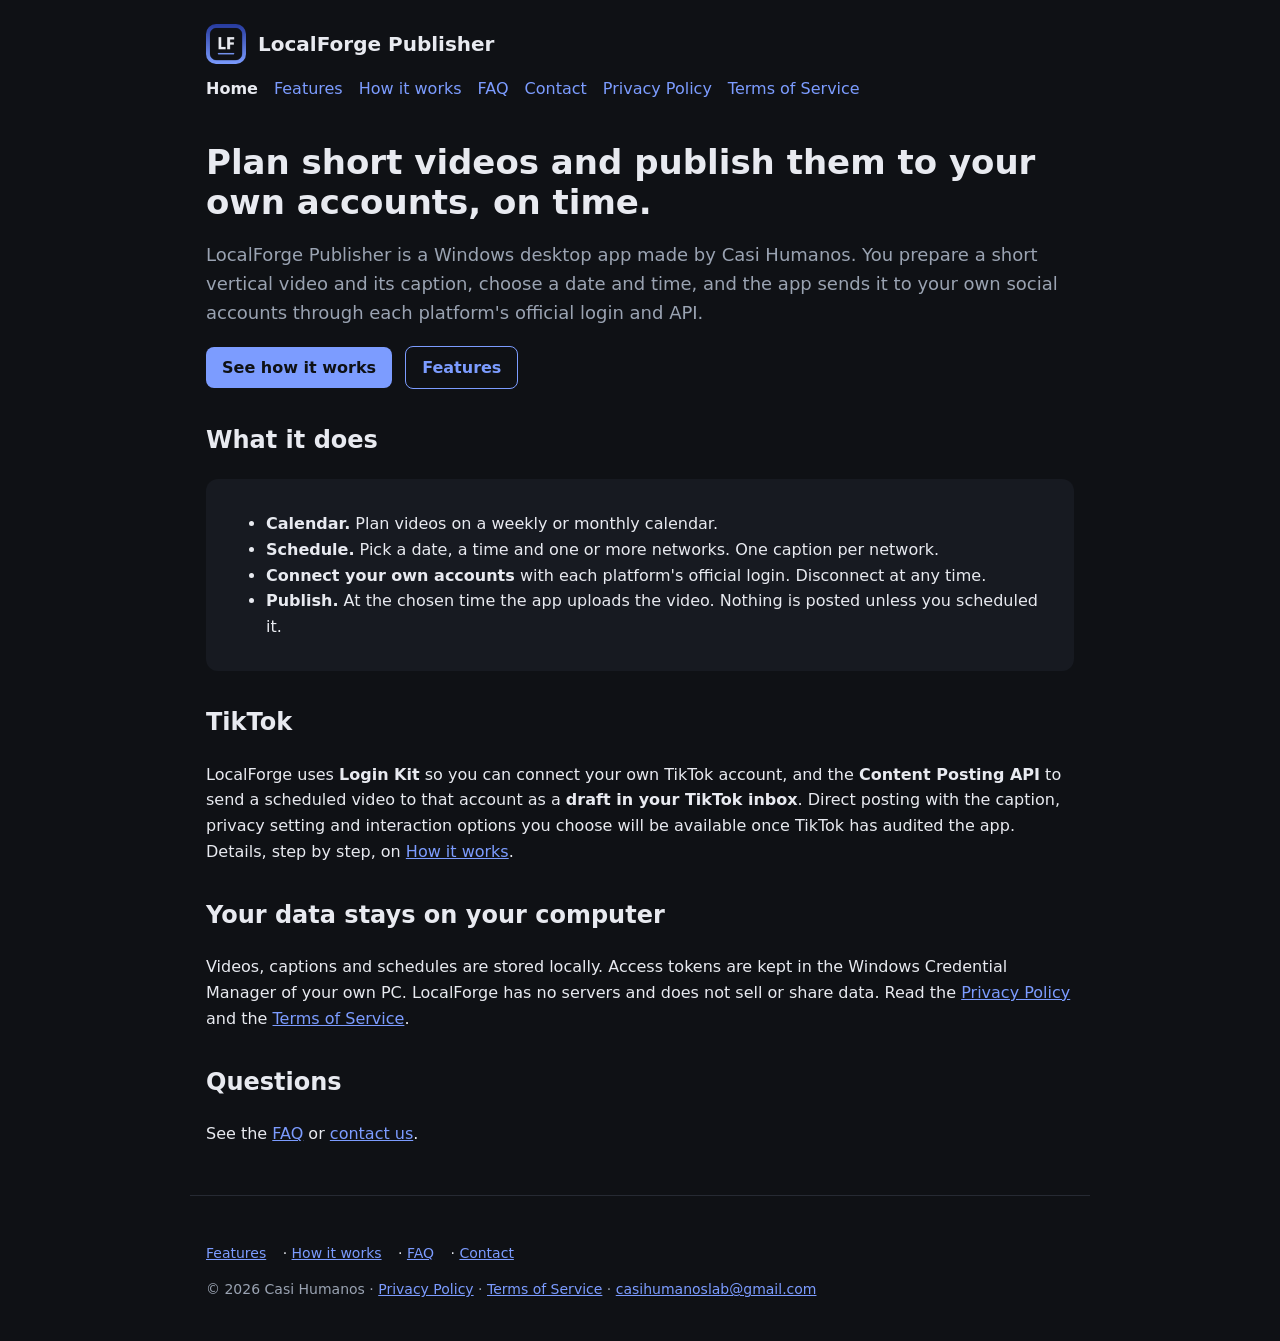
<file: index.html>
<!doctype html>
<html lang="en">
<head>
<meta charset="utf-8">
<meta name="viewport" content="width=device-width, initial-scale=1">
<title>LocalForge Publisher</title>
<meta name="description" content="LocalForge Publisher is a Windows desktop app by Casi Humanos to plan short vertical videos and publish them, at the time you choose, to your own TikTok, YouTube, Instagram and LinkedIn accounts.">
<link rel="icon" href="icon.png">
<link rel="stylesheet" href="style.css">
</head>
<body>
<header>
  <a class="brand" href="./"><img src="icon.png" alt="">LocalForge Publisher</a>
  <nav aria-label="Main"><a href="index.html" aria-current="page">Home</a><a href="features.html">Features</a><a href="how-it-works.html">How it works</a><a href="faq.html">FAQ</a><a href="contact.html">Contact</a><a href="privacy.html">Privacy Policy</a><a href="terms.html">Terms of Service</a></nav>
</header>
<main>
  <h1>Plan short videos and publish them to your own accounts, on time.</h1>
  <p class="lead">LocalForge Publisher is a Windows desktop app made by Casi Humanos. You prepare a short vertical video and its caption, choose a date and time, and the app sends it to your own social accounts through each platform's official login and API.</p>
  <p><a class="btn" href="how-it-works.html">See how it works</a> <a class="btn alt" href="features.html">Features</a></p>

  <h2>What it does</h2>
  <div class="card">
    <ul>
      <li><strong>Calendar.</strong> Plan videos on a weekly or monthly calendar.</li>
      <li><strong>Schedule.</strong> Pick a date, a time and one or more networks. One caption per network.</li>
      <li><strong>Connect your own accounts</strong> with each platform's official login. Disconnect at any time.</li>
      <li><strong>Publish.</strong> At the chosen time the app uploads the video. Nothing is posted unless you scheduled it.</li>
    </ul>
  </div>

  <h2>TikTok</h2>
  <p>LocalForge uses <strong>Login Kit</strong> so you can connect your own TikTok account, and the <strong>Content Posting API</strong> to send a scheduled video to that account as a <strong>draft in your TikTok inbox</strong>. Direct posting with the caption, privacy setting and interaction options you choose will be available once TikTok has audited the app. Details, step by step, on <a href="how-it-works.html">How it works</a>.</p>

  <h2>Your data stays on your computer</h2>
  <p>Videos, captions and schedules are stored locally. Access tokens are kept in the Windows Credential Manager of your own PC. LocalForge has no servers and does not sell or share data. Read the <a href="privacy.html">Privacy Policy</a> and the <a href="terms.html">Terms of Service</a>.</p>

  <h2>Questions</h2>
  <p>See the <a href="faq.html">FAQ</a> or <a href="contact.html">contact us</a>.</p>
</main>
<footer>
  <p class="fnav"><a href="features.html">Features</a> · <a href="how-it-works.html">How it works</a> · <a href="faq.html">FAQ</a> · <a href="contact.html">Contact</a></p>
  © 2026 Casi Humanos · <a href="privacy.html">Privacy Policy</a> · <a href="terms.html">Terms of Service</a> · <a href="mailto:casihumanoslab@gmail.com">casihumanoslab@gmail.com</a>
</footer>
</body>
</html>
</file>
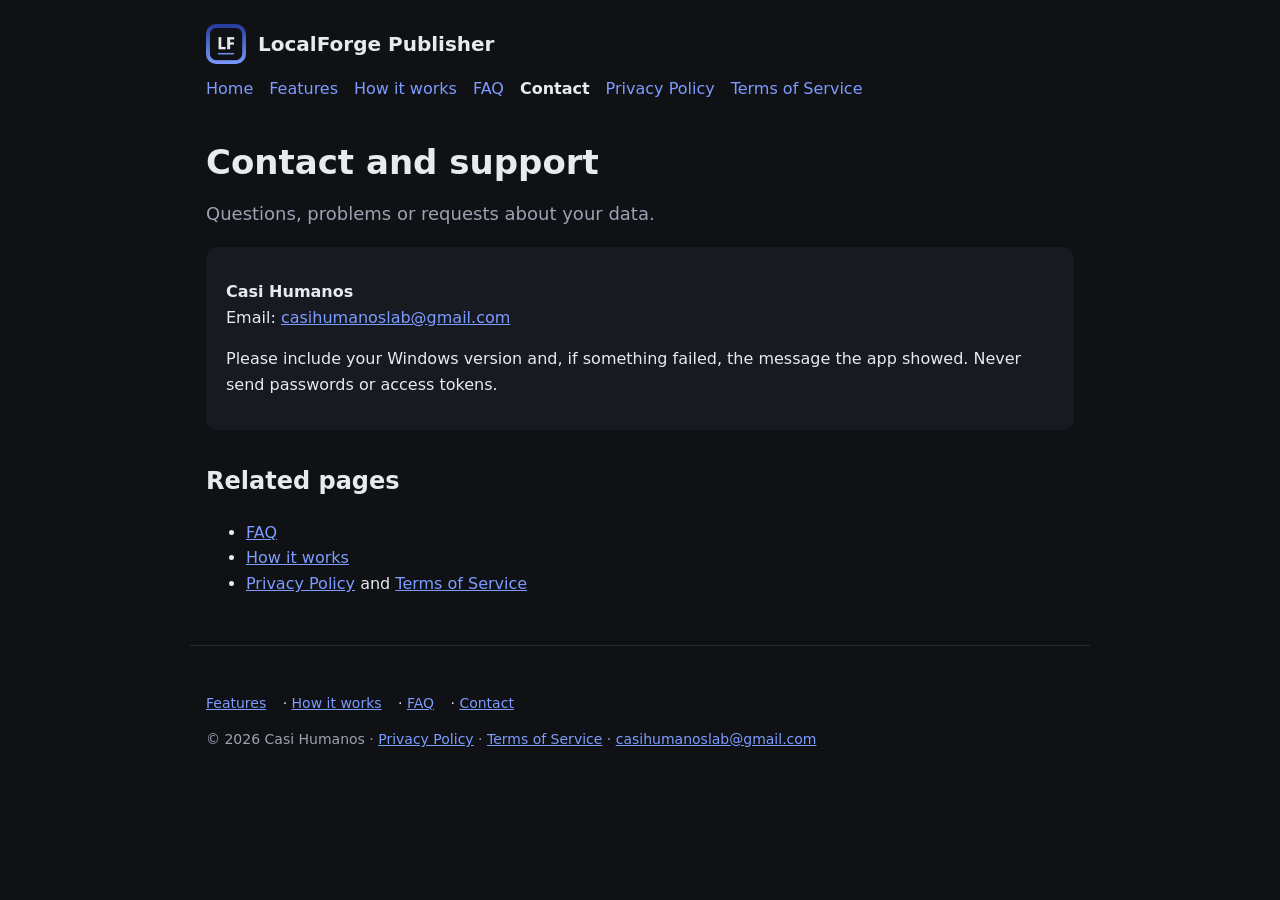
<file: contact.html>
<!doctype html>
<html lang="en">
<head>
<meta charset="utf-8">
<meta name="viewport" content="width=device-width, initial-scale=1">
<title>Contact and support · LocalForge Publisher</title>
<meta name="description" content="Contact and support for LocalForge Publisher by Casi Humanos.">
<link rel="icon" href="icon.png">
<link rel="stylesheet" href="style.css">
</head>
<body>
<header>
  <a class="brand" href="./"><img src="icon.png" alt="">LocalForge Publisher</a>
  <nav aria-label="Main"><a href="index.html">Home</a><a href="features.html">Features</a><a href="how-it-works.html">How it works</a><a href="faq.html">FAQ</a><a href="contact.html" aria-current="page">Contact</a><a href="privacy.html">Privacy Policy</a><a href="terms.html">Terms of Service</a></nav>
</header>
<main>
  <h1>Contact and support</h1>
  <p class="lead">Questions, problems or requests about your data.</p>
  <div class="card">
    <p><strong>Casi Humanos</strong><br>Email: <a href="mailto:casihumanoslab@gmail.com">casihumanoslab@gmail.com</a></p>
    <p>Please include your Windows version and, if something failed, the message the app showed. Never send passwords or access tokens.</p>
  </div>
  <h2>Related pages</h2>
  <ul>
    <li><a href="faq.html">FAQ</a></li>
    <li><a href="how-it-works.html">How it works</a></li>
    <li><a href="privacy.html">Privacy Policy</a> and <a href="terms.html">Terms of Service</a></li>
  </ul>
</main>
<footer>
  <p class="fnav"><a href="features.html">Features</a> · <a href="how-it-works.html">How it works</a> · <a href="faq.html">FAQ</a> · <a href="contact.html">Contact</a></p>
  © 2026 Casi Humanos · <a href="privacy.html">Privacy Policy</a> · <a href="terms.html">Terms of Service</a> · <a href="mailto:casihumanoslab@gmail.com">casihumanoslab@gmail.com</a>
</footer>
</body>
</html>
</file>
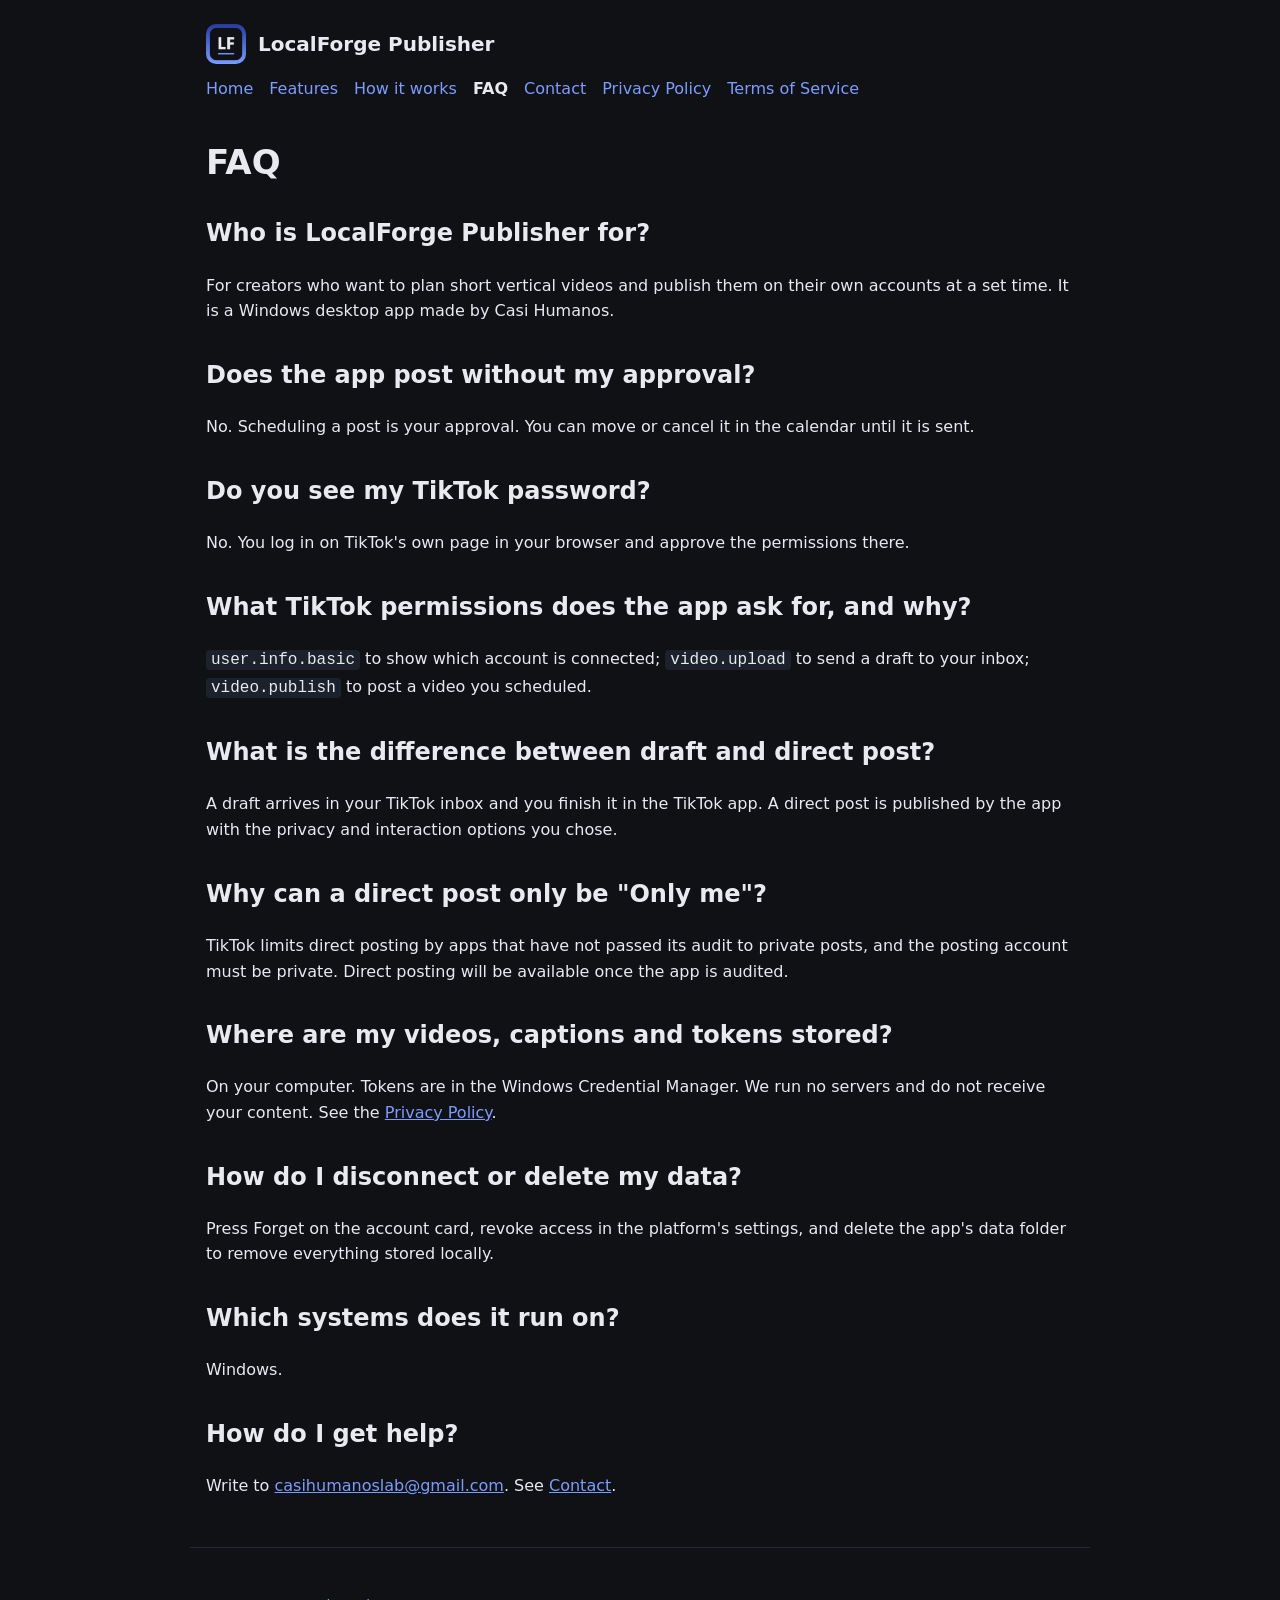
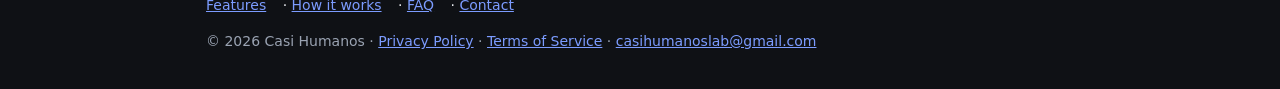
<file: faq.html>
<!doctype html>
<html lang="en">
<head>
<meta charset="utf-8">
<meta name="viewport" content="width=device-width, initial-scale=1">
<title>FAQ · LocalForge Publisher</title>
<meta name="description" content="Answers about LocalForge Publisher: accounts, TikTok permissions, privacy and support.">
<link rel="icon" href="icon.png">
<link rel="stylesheet" href="style.css">
</head>
<body>
<header>
  <a class="brand" href="./"><img src="icon.png" alt="">LocalForge Publisher</a>
  <nav aria-label="Main"><a href="index.html">Home</a><a href="features.html">Features</a><a href="how-it-works.html">How it works</a><a href="faq.html" aria-current="page">FAQ</a><a href="contact.html">Contact</a><a href="privacy.html">Privacy Policy</a><a href="terms.html">Terms of Service</a></nav>
</header>
<main>
  <h1>FAQ</h1>

  <h2>Who is LocalForge Publisher for?</h2>
  <p>For creators who want to plan short vertical videos and publish them on their own accounts at a set time. It is a Windows desktop app made by Casi Humanos.</p>

  <h2>Does the app post without my approval?</h2>
  <p>No. Scheduling a post is your approval. You can move or cancel it in the calendar until it is sent.</p>

  <h2>Do you see my TikTok password?</h2>
  <p>No. You log in on TikTok's own page in your browser and approve the permissions there.</p>

  <h2>What TikTok permissions does the app ask for, and why?</h2>
  <p><code>user.info.basic</code> to show which account is connected; <code>video.upload</code> to send a draft to your inbox; <code>video.publish</code> to post a video you scheduled.</p>

  <h2>What is the difference between draft and direct post?</h2>
  <p>A draft arrives in your TikTok inbox and you finish it in the TikTok app. A direct post is published by the app with the privacy and interaction options you chose.</p>

  <h2>Why can a direct post only be "Only me"?</h2>
  <p>TikTok limits direct posting by apps that have not passed its audit to private posts, and the posting account must be private. Direct posting will be available once the app is audited.</p>

  <h2>Where are my videos, captions and tokens stored?</h2>
  <p>On your computer. Tokens are in the Windows Credential Manager. We run no servers and do not receive your content. See the <a href="privacy.html">Privacy Policy</a>.</p>

  <h2>How do I disconnect or delete my data?</h2>
  <p>Press Forget on the account card, revoke access in the platform's settings, and delete the app's data folder to remove everything stored locally.</p>

  <h2>Which systems does it run on?</h2>
  <p>Windows.</p>

  <h2>How do I get help?</h2>
  <p>Write to <a href="mailto:casihumanoslab@gmail.com">casihumanoslab@gmail.com</a>. See <a href="contact.html">Contact</a>.</p>
</main>
<footer>
  <p class="fnav"><a href="features.html">Features</a> · <a href="how-it-works.html">How it works</a> · <a href="faq.html">FAQ</a> · <a href="contact.html">Contact</a></p>
  © 2026 Casi Humanos · <a href="privacy.html">Privacy Policy</a> · <a href="terms.html">Terms of Service</a> · <a href="mailto:casihumanoslab@gmail.com">casihumanoslab@gmail.com</a>
</footer>
</body>
</html>
</file>
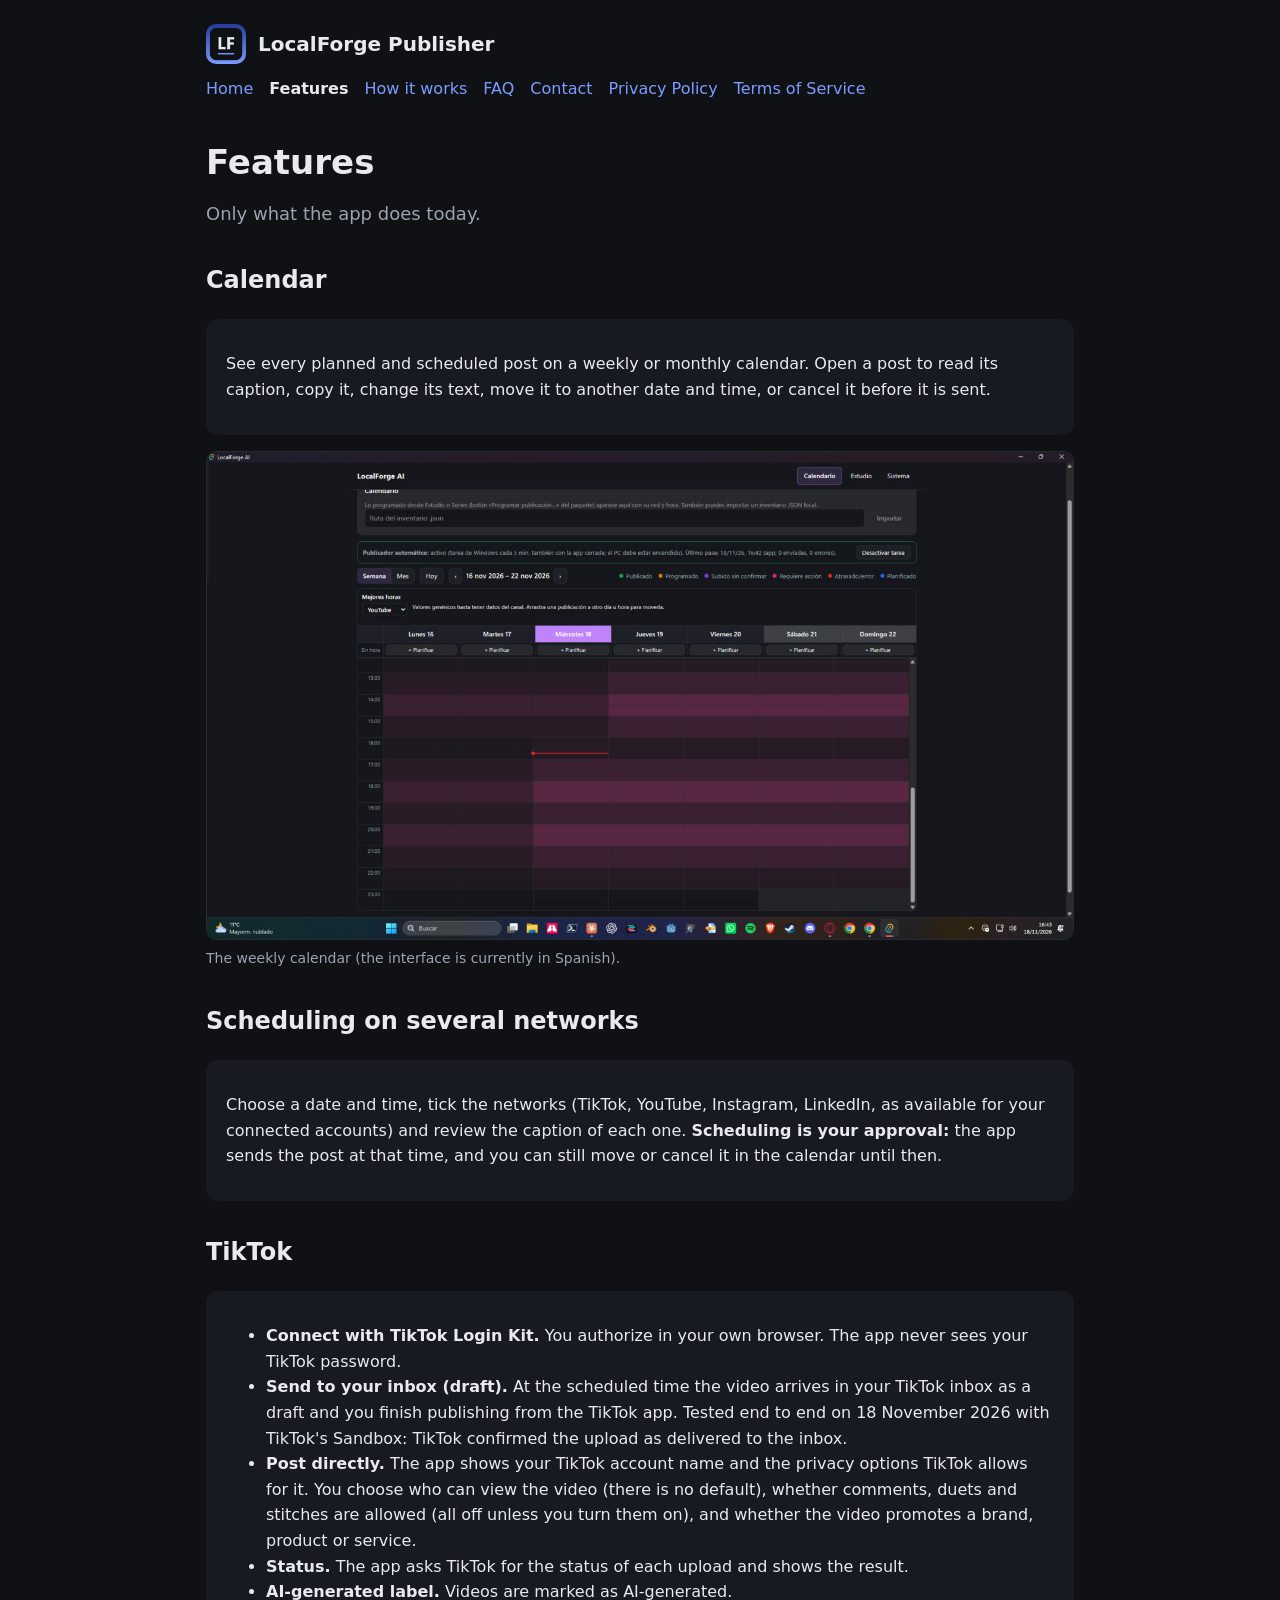
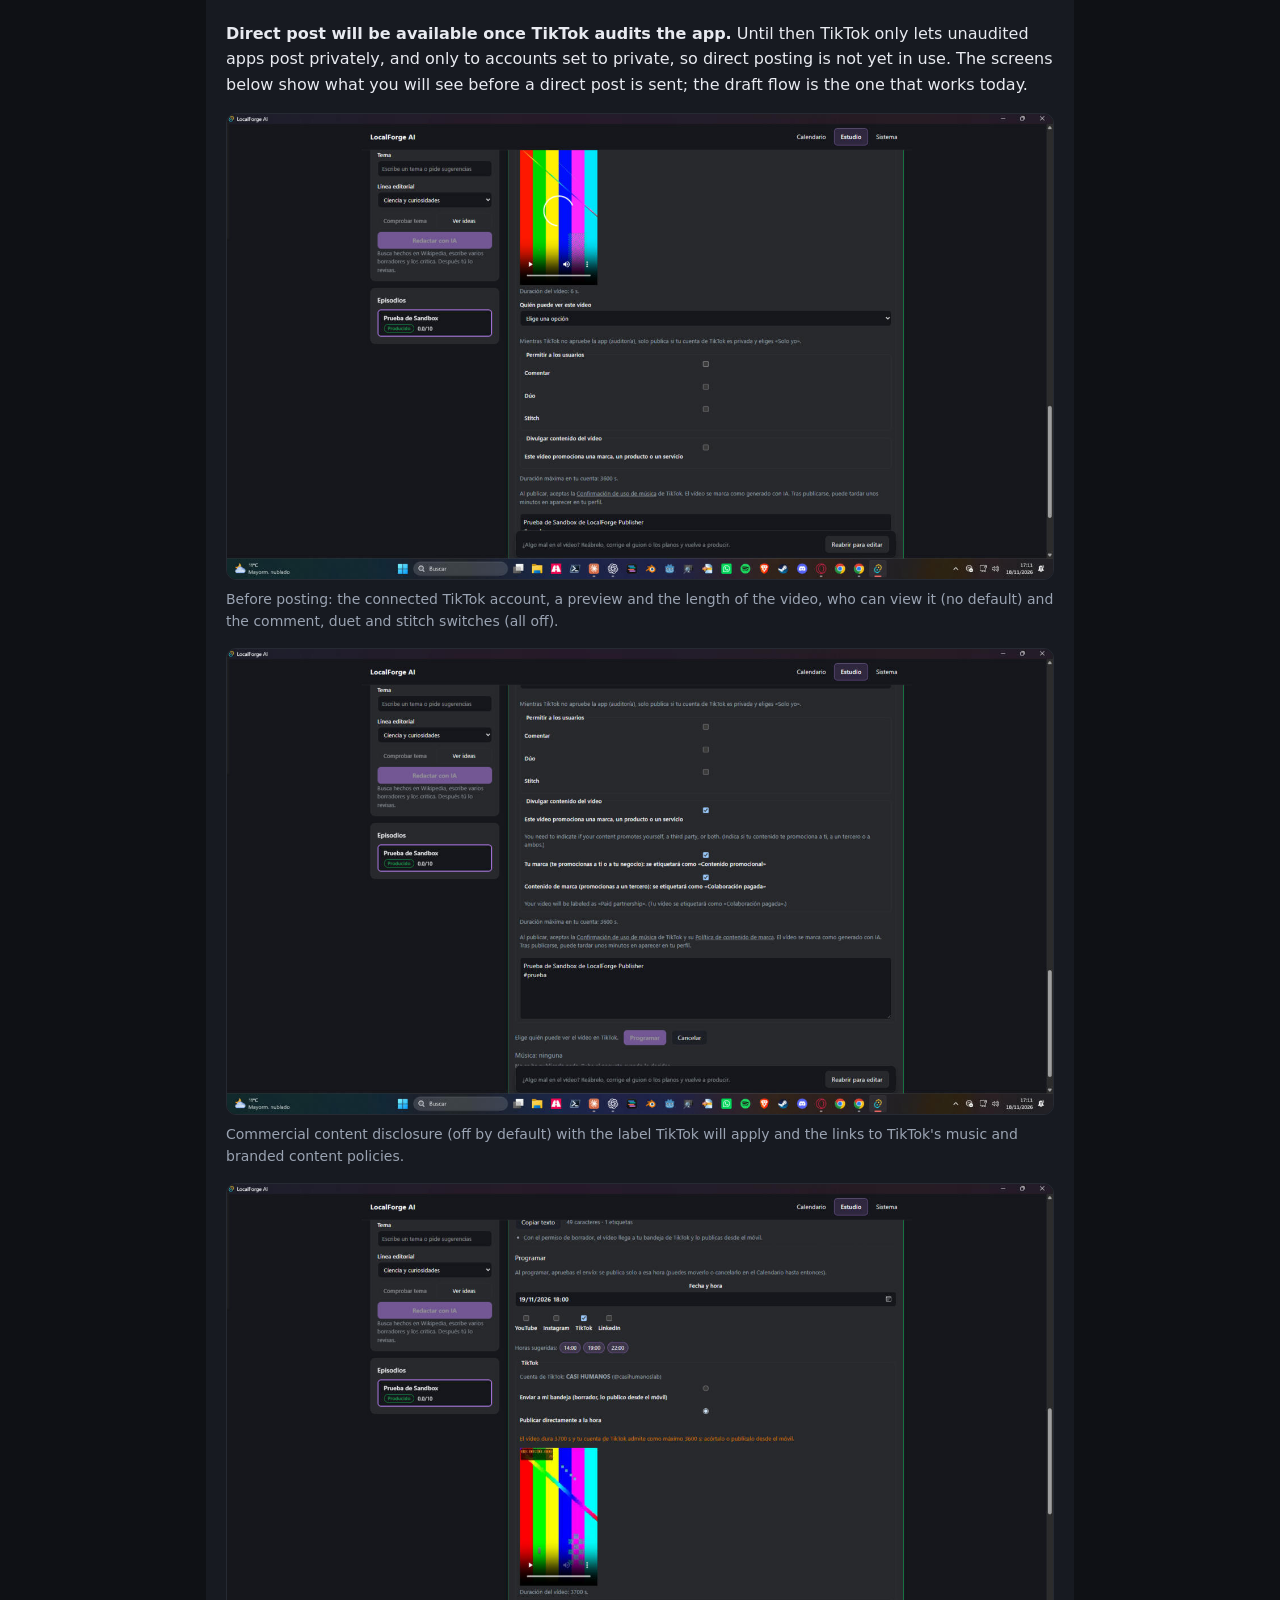
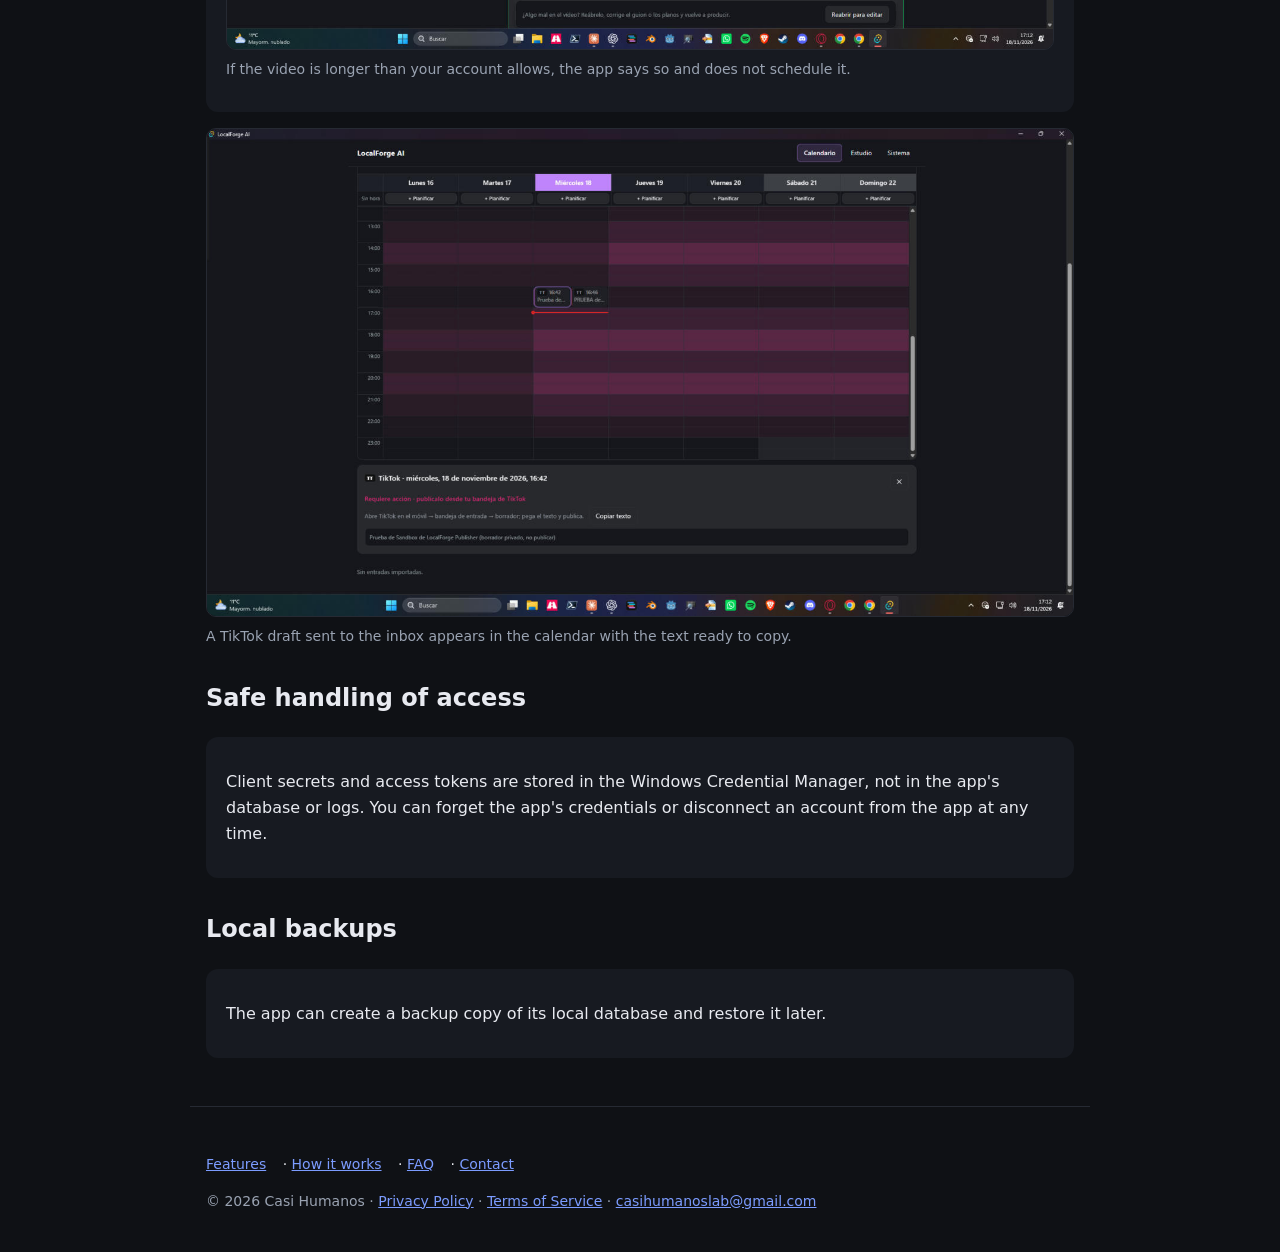
<file: features.html>
<!doctype html>
<html lang="en">
<head>
<meta charset="utf-8">
<meta name="viewport" content="width=device-width, initial-scale=1">
<title>Features · LocalForge Publisher</title>
<meta name="description" content="What LocalForge Publisher can do: calendar, multi-network scheduling, TikTok drafts (direct post once the app is audited), local storage of tokens.">
<link rel="icon" href="icon.png">
<link rel="stylesheet" href="style.css">
</head>
<body>
<header>
  <a class="brand" href="./"><img src="icon.png" alt="">LocalForge Publisher</a>
  <nav aria-label="Main"><a href="index.html">Home</a><a href="features.html" aria-current="page">Features</a><a href="how-it-works.html">How it works</a><a href="faq.html">FAQ</a><a href="contact.html">Contact</a><a href="privacy.html">Privacy Policy</a><a href="terms.html">Terms of Service</a></nav>
</header>
<main>
  <h1>Features</h1>
  <p class="lead">Only what the app does today.</p>

  <h2>Calendar</h2>
  <div class="card"><p>See every planned and scheduled post on a weekly or monthly calendar. Open a post to read its caption, copy it, change its text, move it to another date and time, or cancel it before it is sent.</p></div>

  <figure><img src="images/calendar.jpg" alt="LocalForge Publisher weekly calendar with the automatic publisher status" loading="lazy"><figcaption>The weekly calendar (the interface is currently in Spanish).</figcaption></figure>

  <h2>Scheduling on several networks</h2>
  <div class="card"><p>Choose a date and time, tick the networks (TikTok, YouTube, Instagram, LinkedIn, as available for your connected accounts) and review the caption of each one. <strong>Scheduling is your approval:</strong> the app sends the post at that time, and you can still move or cancel it in the calendar until then.</p></div>

  <h2>TikTok</h2>
  <div class="card">
    <ul>
      <li><strong>Connect with TikTok Login Kit.</strong> You authorize in your own browser. The app never sees your TikTok password.</li>
      <li><strong>Send to your inbox (draft).</strong> At the scheduled time the video arrives in your TikTok inbox as a draft and you finish publishing from the TikTok app. Tested end to end on 18 November 2026 with TikTok's Sandbox: TikTok confirmed the upload as delivered to the inbox.</li>
      <li><strong>Post directly.</strong> The app shows your TikTok account name and the privacy options TikTok allows for it. You choose who can view the video (there is no default), whether comments, duets and stitches are allowed (all off unless you turn them on), and whether the video promotes a brand, product or service.</li>
      <li><strong>Status.</strong> The app asks TikTok for the status of each upload and shows the result.</li>
      <li><strong>AI-generated label.</strong> Videos are marked as AI-generated.</li>
    </ul>
    <p><strong>Direct post will be available once TikTok audits the app.</strong> Until then TikTok only lets unaudited apps post privately, and only to accounts set to private, so direct posting is not yet in use. The screens below show what you will see before a direct post is sent; the draft flow is the one that works today.</p>
    <figure><img src="images/direct-post-form.jpg" alt="TikTok direct post form: video preview, video length, who can view, interaction switches" loading="lazy"><figcaption>Before posting: the connected TikTok account, a preview and the length of the video, who can view it (no default) and the comment, duet and stitch switches (all off).</figcaption></figure>
    <figure><img src="images/commercial-content.jpg" alt="Commercial content disclosure with the label that TikTok will apply" loading="lazy"><figcaption>Commercial content disclosure (off by default) with the label TikTok will apply and the links to TikTok's music and branded content policies.</figcaption></figure>
    <figure><img src="images/duration-check.jpg" alt="Warning when the video is longer than the account allows" loading="lazy"><figcaption>If the video is longer than your account allows, the app says so and does not schedule it.</figcaption></figure>
  </div>

  <figure><img src="images/calendar-draft.jpg" alt="Calendar entry of a TikTok draft sent to the inbox" loading="lazy"><figcaption>A TikTok draft sent to the inbox appears in the calendar with the text ready to copy.</figcaption></figure>

  <h2>Safe handling of access</h2>
  <div class="card"><p>Client secrets and access tokens are stored in the Windows Credential Manager, not in the app's database or logs. You can forget the app's credentials or disconnect an account from the app at any time.</p></div>

  <h2>Local backups</h2>
  <div class="card"><p>The app can create a backup copy of its local database and restore it later.</p></div>
</main>
<footer>
  <p class="fnav"><a href="features.html">Features</a> · <a href="how-it-works.html">How it works</a> · <a href="faq.html">FAQ</a> · <a href="contact.html">Contact</a></p>
  © 2026 Casi Humanos · <a href="privacy.html">Privacy Policy</a> · <a href="terms.html">Terms of Service</a> · <a href="mailto:casihumanoslab@gmail.com">casihumanoslab@gmail.com</a>
</footer>
</body>
</html>
</file>
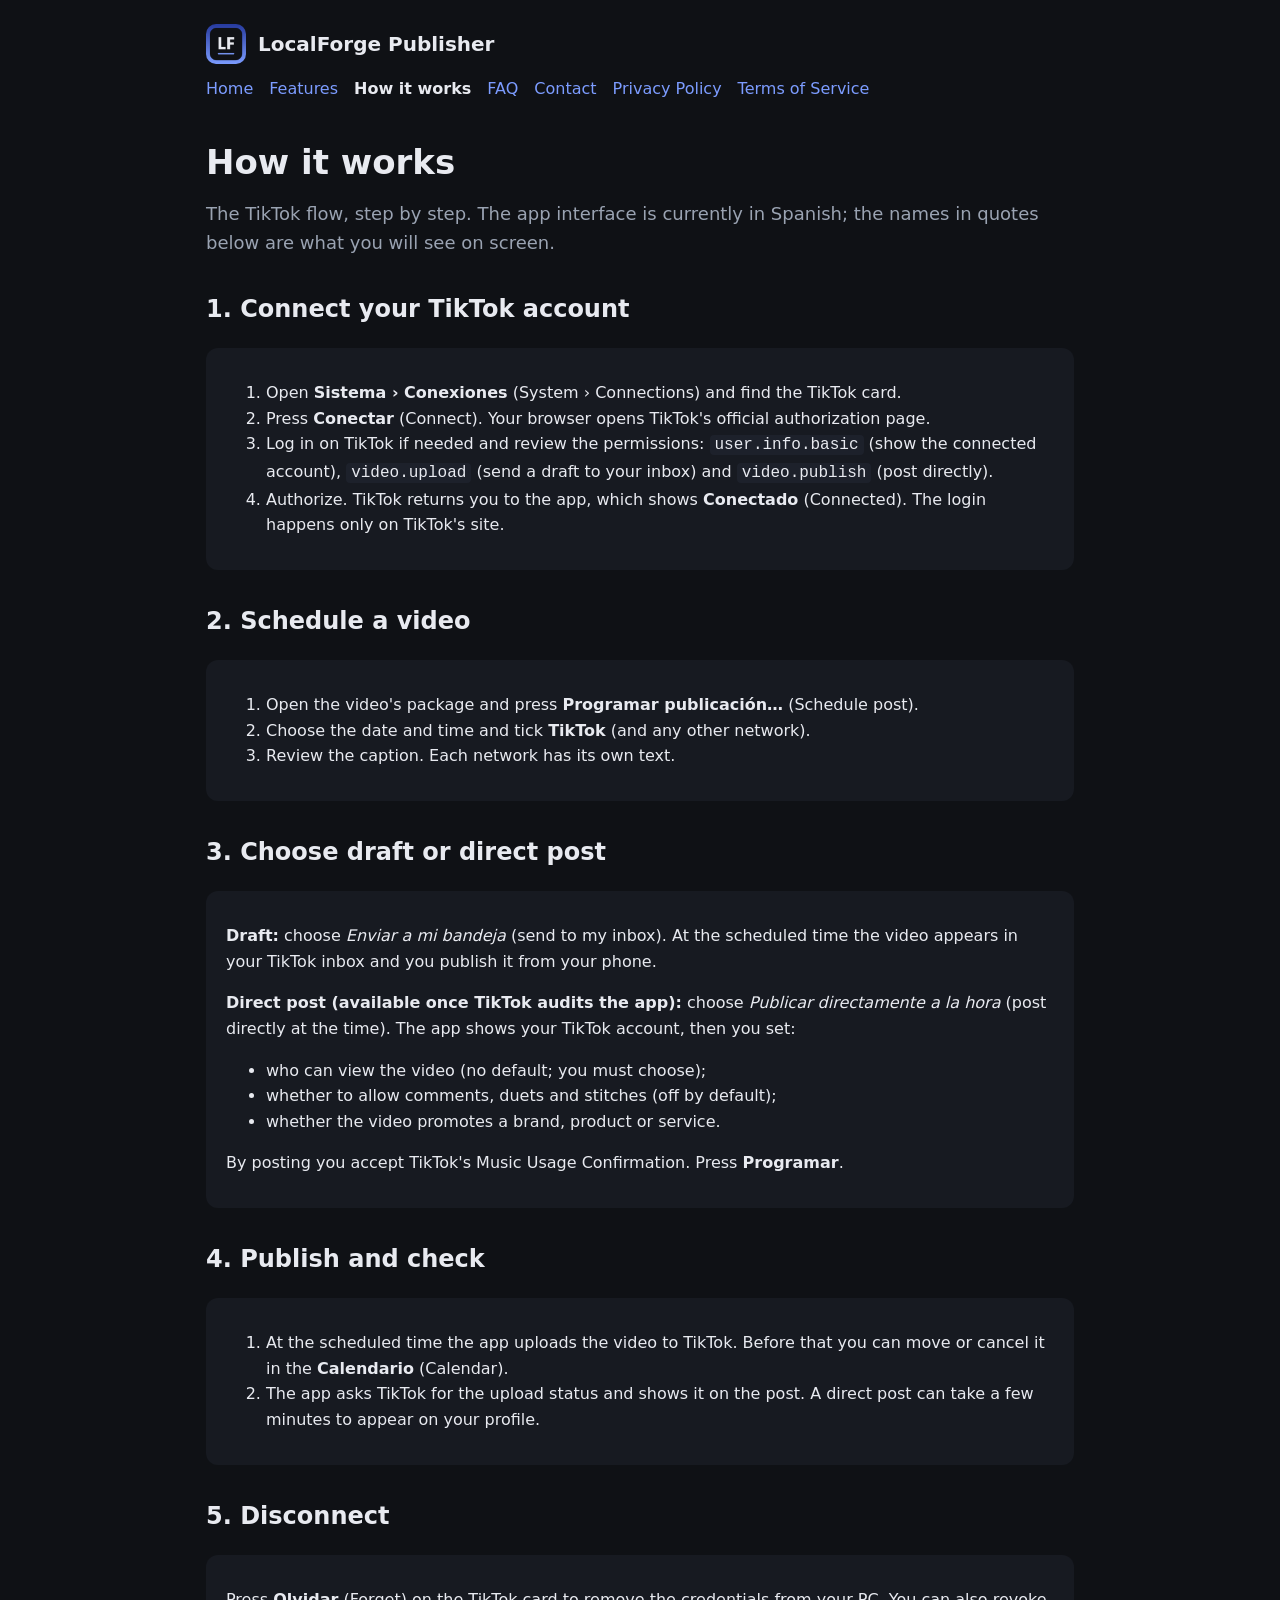
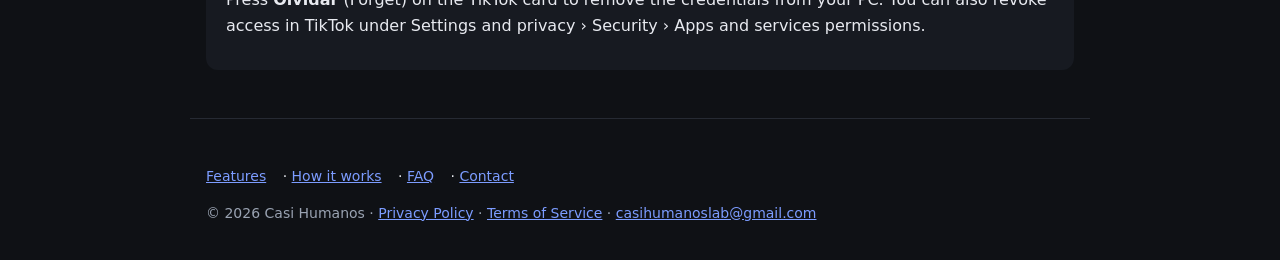
<file: how-it-works.html>
<!doctype html>
<html lang="en">
<head>
<meta charset="utf-8">
<meta name="viewport" content="width=device-width, initial-scale=1">
<title>How it works · LocalForge Publisher</title>
<meta name="description" content="Step-by-step guide to connecting TikTok, scheduling a video and choosing between a draft and a direct post in LocalForge Publisher.">
<link rel="icon" href="icon.png">
<link rel="stylesheet" href="style.css">
</head>
<body>
<header>
  <a class="brand" href="./"><img src="icon.png" alt="">LocalForge Publisher</a>
  <nav aria-label="Main"><a href="index.html">Home</a><a href="features.html">Features</a><a href="how-it-works.html" aria-current="page">How it works</a><a href="faq.html">FAQ</a><a href="contact.html">Contact</a><a href="privacy.html">Privacy Policy</a><a href="terms.html">Terms of Service</a></nav>
</header>
<main>
  <h1>How it works</h1>
  <p class="lead">The TikTok flow, step by step. The app interface is currently in Spanish; the names in quotes below are what you will see on screen.</p>

  <h2>1. Connect your TikTok account</h2>
  <div class="card"><ol>
    <li>Open <strong>Sistema &rsaquo; Conexiones</strong> (System &rsaquo; Connections) and find the TikTok card.</li>
    <li>Press <strong>Conectar</strong> (Connect). Your browser opens TikTok's official authorization page.</li>
    <li>Log in on TikTok if needed and review the permissions: <code>user.info.basic</code> (show the connected account), <code>video.upload</code> (send a draft to your inbox) and <code>video.publish</code> (post directly).</li>
    <li>Authorize. TikTok returns you to the app, which shows <strong>Conectado</strong> (Connected). The login happens only on TikTok's site.</li>
  </ol></div>

  <h2>2. Schedule a video</h2>
  <div class="card"><ol>
    <li>Open the video's package and press <strong>Programar publicación…</strong> (Schedule post).</li>
    <li>Choose the date and time and tick <strong>TikTok</strong> (and any other network).</li>
    <li>Review the caption. Each network has its own text.</li>
  </ol></div>

  <h2>3. Choose draft or direct post</h2>
  <div class="card">
    <p><strong>Draft:</strong> choose <em>Enviar a mi bandeja</em> (send to my inbox). At the scheduled time the video appears in your TikTok inbox and you publish it from your phone.</p>
    <p><strong>Direct post (available once TikTok audits the app):</strong> choose <em>Publicar directamente a la hora</em> (post directly at the time). The app shows your TikTok account, then you set:</p>
    <ul>
      <li>who can view the video (no default; you must choose);</li>
      <li>whether to allow comments, duets and stitches (off by default);</li>
      <li>whether the video promotes a brand, product or service.</li>
    </ul>
    <p>By posting you accept TikTok's Music Usage Confirmation. Press <strong>Programar</strong>.</p>
  </div>

  <h2>4. Publish and check</h2>
  <div class="card"><ol>
    <li>At the scheduled time the app uploads the video to TikTok. Before that you can move or cancel it in the <strong>Calendario</strong> (Calendar).</li>
    <li>The app asks TikTok for the upload status and shows it on the post. A direct post can take a few minutes to appear on your profile.</li>
  </ol></div>

  <h2>5. Disconnect</h2>
  <div class="card"><p>Press <strong>Olvidar</strong> (Forget) on the TikTok card to remove the credentials from your PC. You can also revoke access in TikTok under Settings and privacy &rsaquo; Security &rsaquo; Apps and services permissions.</p></div>
</main>
<footer>
  <p class="fnav"><a href="features.html">Features</a> · <a href="how-it-works.html">How it works</a> · <a href="faq.html">FAQ</a> · <a href="contact.html">Contact</a></p>
  © 2026 Casi Humanos · <a href="privacy.html">Privacy Policy</a> · <a href="terms.html">Terms of Service</a> · <a href="mailto:casihumanoslab@gmail.com">casihumanoslab@gmail.com</a>
</footer>
</body>
</html>
</file>
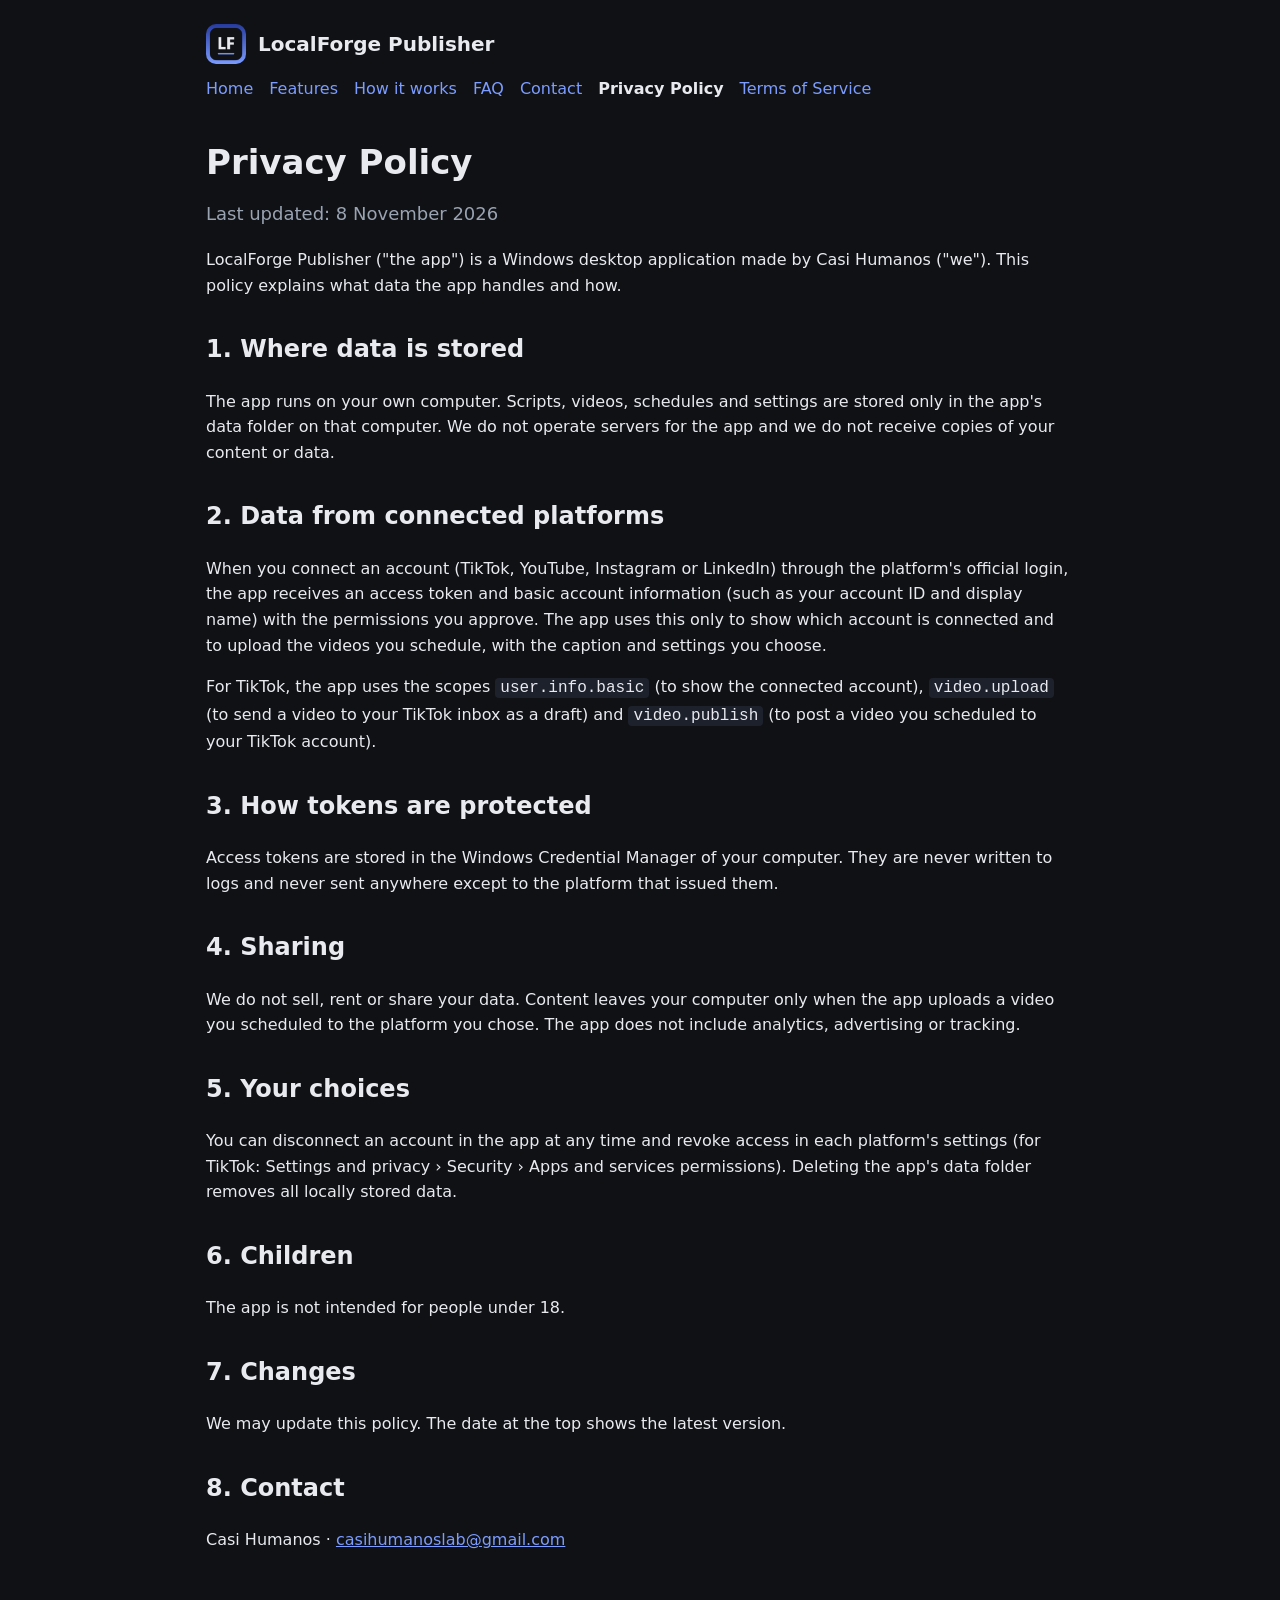
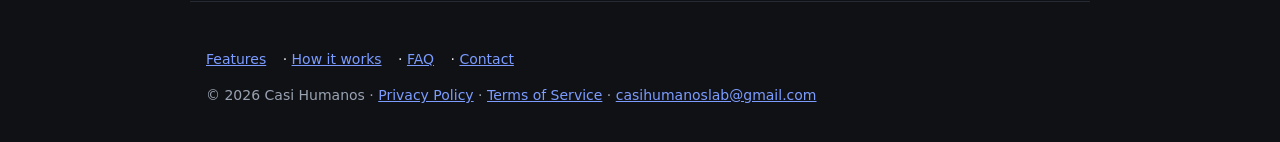
<file: privacy.html>
<!doctype html>
<html lang="en">
<head>
<meta charset="utf-8">
<meta name="viewport" content="width=device-width, initial-scale=1">
<title>LocalForge Publisher Privacy Policy</title>
<link rel="icon" href="icon.png">
<link rel="stylesheet" href="style.css">
</head>
<body>
<header>
  <a class="brand" href="./"><img src="icon.png" alt="">LocalForge Publisher</a>
  <nav aria-label="Main"><a href="index.html">Home</a><a href="features.html">Features</a><a href="how-it-works.html">How it works</a><a href="faq.html">FAQ</a><a href="contact.html">Contact</a><a href="privacy.html" aria-current="page">Privacy Policy</a><a href="terms.html">Terms of Service</a></nav>
</header>
<main>
  <h1>Privacy Policy</h1>
  <p class="lead">Last updated: 8 November 2026</p>

  <p>LocalForge Publisher ("the app") is a Windows desktop application made by Casi Humanos ("we"). This policy explains what data the app handles and how.</p>

  <h2>1. Where data is stored</h2>
  <p>The app runs on your own computer. Scripts, videos, schedules and settings are stored only in the app's data folder on that computer. We do not operate servers for the app and we do not receive copies of your content or data.</p>

  <h2>2. Data from connected platforms</h2>
  <p>When you connect an account (TikTok, YouTube, Instagram or LinkedIn) through the platform's official login, the app receives an access token and basic account information (such as your account ID and display name) with the permissions you approve. The app uses this only to show which account is connected and to upload the videos you schedule, with the caption and settings you choose.</p>
  <p>For TikTok, the app uses the scopes <code>user.info.basic</code> (to show the connected account), <code>video.upload</code> (to send a video to your TikTok inbox as a draft) and <code>video.publish</code> (to post a video you scheduled to your TikTok account).</p>

  <h2>3. How tokens are protected</h2>
  <p>Access tokens are stored in the Windows Credential Manager of your computer. They are never written to logs and never sent anywhere except to the platform that issued them.</p>

  <h2>4. Sharing</h2>
  <p>We do not sell, rent or share your data. Content leaves your computer only when the app uploads a video you scheduled to the platform you chose. The app does not include analytics, advertising or tracking.</p>

  <h2>5. Your choices</h2>
  <p>You can disconnect an account in the app at any time and revoke access in each platform's settings (for TikTok: Settings and privacy › Security › Apps and services permissions). Deleting the app's data folder removes all locally stored data.</p>

  <h2>6. Children</h2>
  <p>The app is not intended for people under 18.</p>

  <h2>7. Changes</h2>
  <p>We may update this policy. The date at the top shows the latest version.</p>

  <h2>8. Contact</h2>
  <p>Casi Humanos · <a href="mailto:casihumanoslab@gmail.com">casihumanoslab@gmail.com</a></p>
</main>
<footer>
  <p class="fnav"><a href="features.html">Features</a> · <a href="how-it-works.html">How it works</a> · <a href="faq.html">FAQ</a> · <a href="contact.html">Contact</a></p>
  © 2026 Casi Humanos · <a href="privacy.html">Privacy Policy</a> · <a href="terms.html">Terms of Service</a> · <a href="mailto:casihumanoslab@gmail.com">casihumanoslab@gmail.com</a>
</footer>
</body>
</html>
</file>
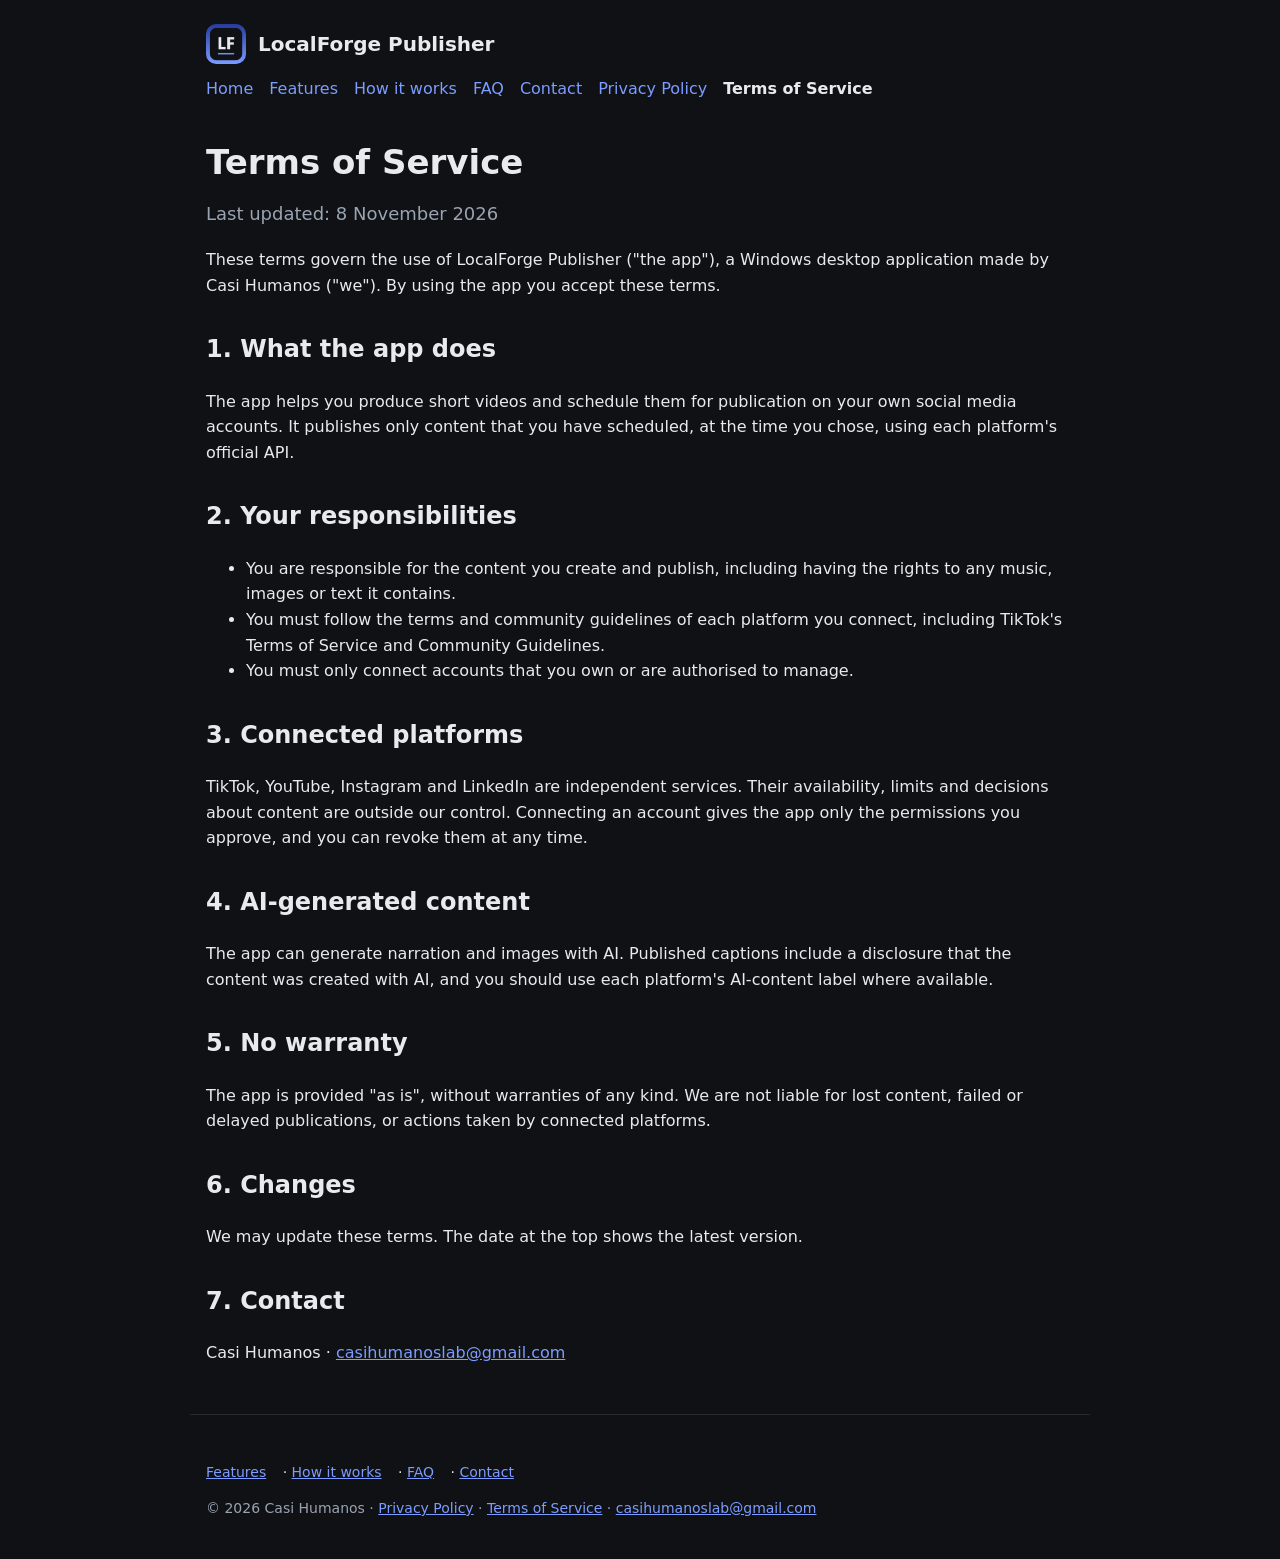
<file: terms.html>
<!doctype html>
<html lang="en">
<head>
<meta charset="utf-8">
<meta name="viewport" content="width=device-width, initial-scale=1">
<title>LocalForge Publisher Terms of Service</title>
<link rel="icon" href="icon.png">
<link rel="stylesheet" href="style.css">
</head>
<body>
<header>
  <a class="brand" href="./"><img src="icon.png" alt="">LocalForge Publisher</a>
  <nav aria-label="Main"><a href="index.html">Home</a><a href="features.html">Features</a><a href="how-it-works.html">How it works</a><a href="faq.html">FAQ</a><a href="contact.html">Contact</a><a href="privacy.html">Privacy Policy</a><a href="terms.html" aria-current="page">Terms of Service</a></nav>
</header>
<main>
  <h1>Terms of Service</h1>
  <p class="lead">Last updated: 8 November 2026</p>

  <p>These terms govern the use of LocalForge Publisher ("the app"), a Windows desktop application made by Casi Humanos ("we"). By using the app you accept these terms.</p>

  <h2>1. What the app does</h2>
  <p>The app helps you produce short videos and schedule them for publication on your own social media accounts. It publishes only content that you have scheduled, at the time you chose, using each platform's official API.</p>

  <h2>2. Your responsibilities</h2>
  <ul>
    <li>You are responsible for the content you create and publish, including having the rights to any music, images or text it contains.</li>
    <li>You must follow the terms and community guidelines of each platform you connect, including TikTok's Terms of Service and Community Guidelines.</li>
    <li>You must only connect accounts that you own or are authorised to manage.</li>
  </ul>

  <h2>3. Connected platforms</h2>
  <p>TikTok, YouTube, Instagram and LinkedIn are independent services. Their availability, limits and decisions about content are outside our control. Connecting an account gives the app only the permissions you approve, and you can revoke them at any time.</p>

  <h2>4. AI-generated content</h2>
  <p>The app can generate narration and images with AI. Published captions include a disclosure that the content was created with AI, and you should use each platform's AI-content label where available.</p>

  <h2>5. No warranty</h2>
  <p>The app is provided "as is", without warranties of any kind. We are not liable for lost content, failed or delayed publications, or actions taken by connected platforms.</p>

  <h2>6. Changes</h2>
  <p>We may update these terms. The date at the top shows the latest version.</p>

  <h2>7. Contact</h2>
  <p>Casi Humanos · <a href="mailto:casihumanoslab@gmail.com">casihumanoslab@gmail.com</a></p>
</main>
<footer>
  <p class="fnav"><a href="features.html">Features</a> · <a href="how-it-works.html">How it works</a> · <a href="faq.html">FAQ</a> · <a href="contact.html">Contact</a></p>
  © 2026 Casi Humanos · <a href="privacy.html">Privacy Policy</a> · <a href="terms.html">Terms of Service</a> · <a href="mailto:casihumanoslab@gmail.com">casihumanoslab@gmail.com</a>
</footer>
</body>
</html>
</file>
<file: style.css>
:root { --bg:#0f1115; --fg:#e8eaf0; --muted:#9aa3b2; --accent:#7c9cff; --card:#171a21; }
* { box-sizing:border-box; }
body { margin:0; background:var(--bg); color:var(--fg); font:16px/1.6 system-ui,-apple-system,"Segoe UI",Roboto,sans-serif; }
header, main, footer { max-width:820px; margin:0 auto; padding:0 16px; }
header { display:flex; align-items:center; justify-content:space-between; gap:12px; padding-top:24px; flex-wrap:wrap; }
.brand { display:flex; align-items:center; gap:12px; font-weight:700; font-size:20px; color:var(--fg); text-decoration:none; }
.brand img { width:40px; height:40px; border-radius:10px; }
nav a { color:var(--accent); margin-left:16px; text-decoration:none; }
nav a:first-child { margin-left:0; }
h1 { font-size:34px; line-height:1.2; margin:40px 0 12px; }
h2 { margin-top:32px; }
p, li { color:var(--fg); }
.lead { color:var(--muted); font-size:18px; }
.card { background:var(--card); border-radius:12px; padding:16px 20px; margin:16px 0; }
footer { color:var(--muted); font-size:14px; padding-top:32px; padding-bottom:40px; border-top:1px solid #262a33; margin-top:48px; }
footer a { color:var(--accent); }
a { color:var(--accent); }

header, main, footer { max-width:900px; }
nav { display:flex; flex-wrap:wrap; gap:6px 16px; }
nav a { margin-left:0; }
nav a[aria-current="page"] { color:var(--fg); font-weight:600; }
.btn { display:inline-block; background:var(--accent); color:#0f1115; padding:8px 16px; border-radius:8px; text-decoration:none; font-weight:600; margin-right:8px; }
.btn.alt { background:transparent; color:var(--accent); border:1px solid var(--accent); }
.fnav a { margin-right:12px; }
code { background:#1d212b; padding:1px 5px; border-radius:4px; }
figure { margin:16px 0; } figure img { max-width:100%; height:auto; border-radius:10px; border:1px solid #262a33; } figcaption { color:var(--muted); font-size:14px; }
</file>
